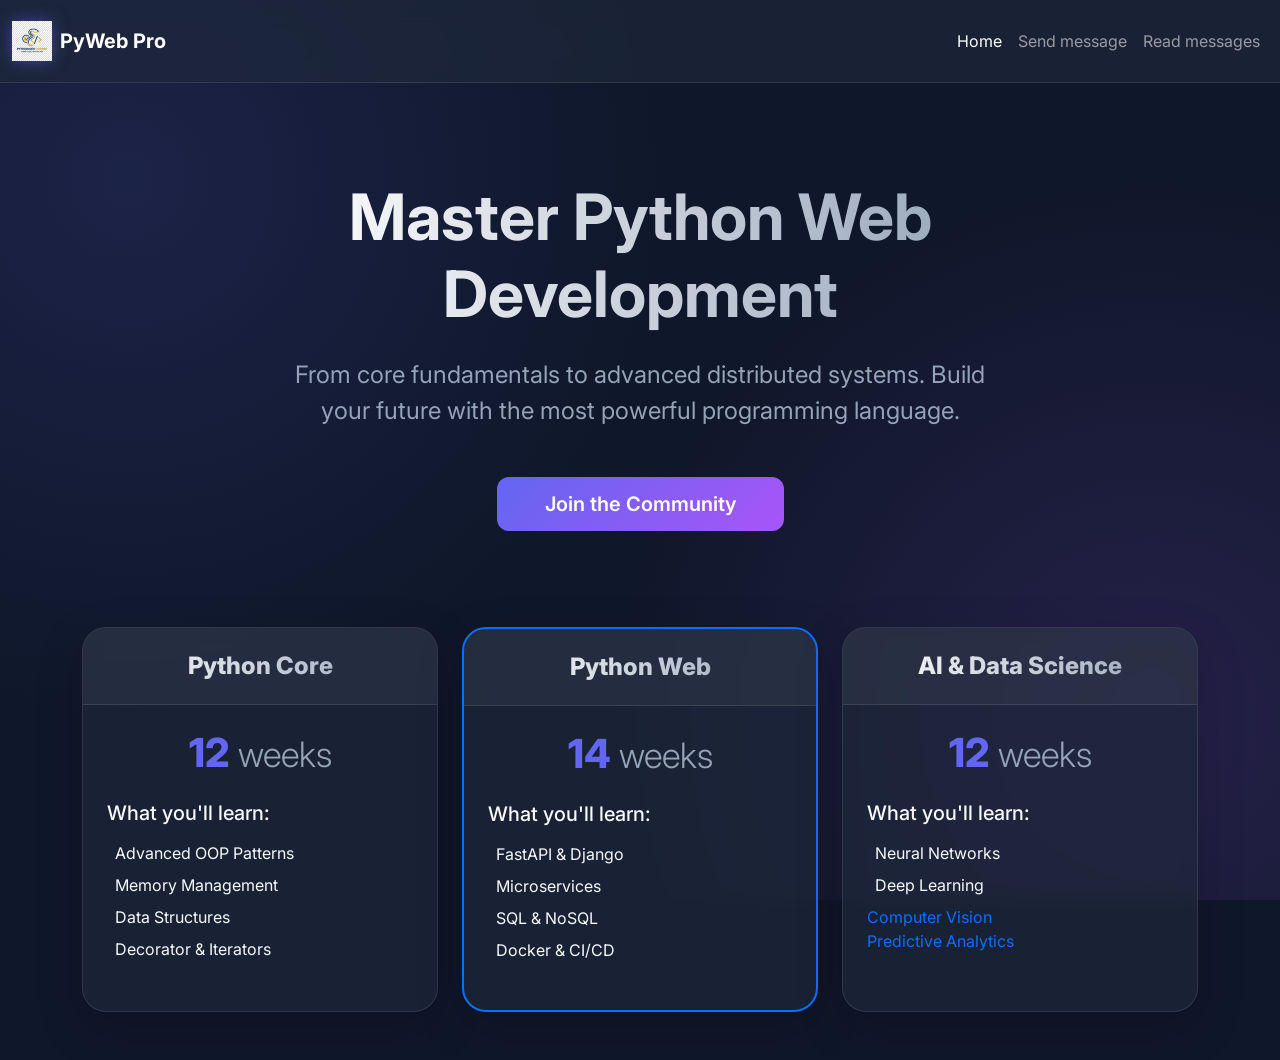
<file: index.html>
<!DOCTYPE html>
<html lang="en">
  <head>
    <meta charset="UTF-8" />
    <meta http-equiv="X-UA-Compatible" content="IE=edge" />
    <meta name="viewport" content="width=device-width, initial-scale=1.0" />
    <title>Python Courses</title>
    <!-- Fonts -->
    <link rel="preconnect" href="https://fonts.googleapis.com">
    <link rel="preconnect" href="https://fonts.gstatic.com" crossorigin>
    <link href="https://fonts.googleapis.com/css2?family=Inter:wght@400;600;800&display=swap" rel="stylesheet">
    <!-- CSS only -->
    <link
      href="https://cdn.jsdelivr.net/npm/bootstrap@5.2.2/dist/css/bootstrap.min.css"
      rel="stylesheet"
      integrity="sha384-Zenh87qX5JnK2Jl0vWa8Ck2rdkQ2Bzep5IDxbcnCeuOxjzrPF/et3URy9Bv1WTRi"
      crossorigin="anonymous"
    />
    <link rel="stylesheet" href="/style.css" />
  </head>
  <body>
    <header>
      <nav
        class="navbar navbar-expand navbar-dark bg-dark sticky-top"
        aria-label="Second navbar example"
      >
        <div class="container-fluid">
          <a class="navbar-brand d-flex align-items-center" href="/">
            <img src="/logo.png" alt="logo" class="me-2" />
            <span class="fw-bold text-white">PyWeb Pro</span>
          </a>
          <div class="collapse navbar-collapse" id="navbarsExample02">
            <ul class="navbar-nav ms-auto">
              <li class="nav-item">
                <a class="nav-link active" aria-current="page" href="/">Home</a>
              </li>
              <li class="nav-item">
                <a class="nav-link" href="/message.html">Send message</a>
              </li>
              <li class="nav-item">
                <a class="nav-link" href="/read">Read messages</a>
              </li>
            </ul>
          </div>
        </div>
      </nav>

      <div class="container py-5 text-center">
        <div class="row py-lg-5">
          <div class="col-lg-8 col-md-10 mx-auto">
            <h1 class="display-3 fw-bold mb-4">Master Python Web Development</h1>
            <p class="fs-4 text-muted mb-5">
              From core fundamentals to advanced distributed systems. Build your future with the most powerful programming language.
            </p>
            <div class="d-grid gap-2 d-sm-flex justify-content-sm-center">
              <a href="/message.html" class="btn btn-primary btn-lg px-5">Join the Community</a>
            </div>
          </div>
        </div>
      </div>
    </header>
    <main class="container mb-5">
      <div class="row row-cols-1 row-cols-md-3 g-4">
        <div class="col">
          <div class="card h-100 shadow-lg">
            <div class="card-header py-4 text-center">
              <h4 class="my-0">Python Core</h4>
            </div>
            <div class="card-body p-4">
              <h1 class="card-title pricing-card-title text-center mb-4">
                12 <small class="text-muted fw-light">weeks</small>
              </h1>
              <h5 class="mb-3">What you'll learn:</h5>
              <ul class="list-unstyled mb-4">
                <li class="mb-2"><i class="bi bi-check2 text-primary me-2"></i>Advanced OOP Patterns</li>
                <li class="mb-2"><i class="bi bi-check2 text-primary me-2"></i>Memory Management</li>
                <li class="mb-2"><i class="bi bi-check2 text-primary me-2"></i>Data Structures</li>
                <li class="mb-2"><i class="bi bi-check2 text-primary me-2"></i>Decorator & Iterators</li>
              </ul>
            </div>
          </div>
        </div>
        <div class="col">
          <div class="card h-100 shadow-lg border-primary" style="border-width: 2px;">
            <div class="card-header py-4 text-center">
              <h4 class="my-0">Python Web</h4>
            </div>
            <div class="card-body p-4">
              <h1 class="card-title pricing-card-title text-center mb-4">
                14 <small class="text-muted fw-light">weeks</small>
              </h1>
              <h5 class="mb-3">What you'll learn:</h5>
              <ul class="list-unstyled mb-4">
                <li class="mb-2"><i class="bi bi-check2 text-primary me-2"></i>FastAPI & Django</li>
                <li class="mb-2"><i class="bi bi-check2 text-primary me-2"></i>Microservices</li>
                <li class="mb-2"><i class="bi bi-check2 text-primary me-2"></i>SQL & NoSQL</li>
                <li class="mb-2"><i class="bi bi-check2 text-primary me-2"></i>Docker & CI/CD</li>
              </ul>
            </div>
          </div>
        </div>
        <div class="col">
          <div class="card h-100 shadow-lg">
            <div class="card-header py-4 text-center">
              <h4 class="my-0">AI & Data Science</h4>
            </div>
            <div class="card-body p-4">
              <h1 class="card-title pricing-card-title text-center mb-4">
                12 <small class="text-muted fw-light">weeks</small>
              </h1>
              <h5 class="mb-3">What you'll learn:</h5>
              <ul class="list-unstyled mb-4">
                <li class="mb-2"><i class="bi bi-check2 text-primary me-2"></i>Neural Networks</li>
                <li class="mb-2"><i class="bi bi-check2 text-primary me-2"></i>Deep Learning</li>
                <li class="bi bi-check2 text-primary me-2"></i>Computer Vision</li>
                <li class="bi bi-check2 text-primary me-2"></i>Predictive Analytics</li>
              </ul>
            </div>
          </div>
        </div>
      </div>
    </main>
  </body>
</html>
</file>
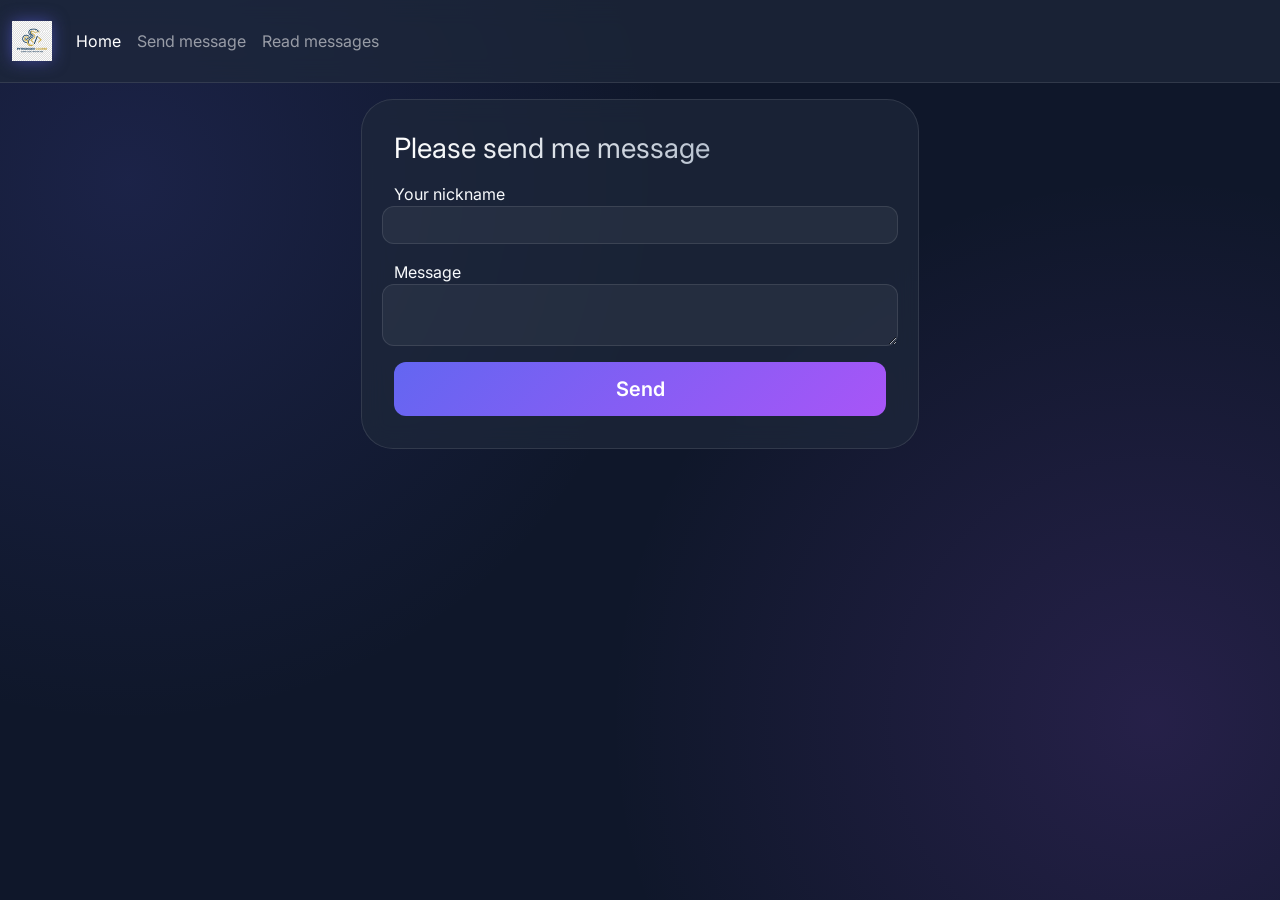
<file: message.html>
<!DOCTYPE html>
<html lang="en">
  <head>
    <meta charset="UTF-8" />
    <meta http-equiv="X-UA-Compatible" content="IE=edge" />
    <meta name="viewport" content="width=device-width, initial-scale=1.0" />
    <title>Send Message</title>
    <!-- Fonts -->
    <link rel="preconnect" href="https://fonts.googleapis.com">
    <link rel="preconnect" href="https://fonts.gstatic.com" crossorigin>
    <link href="https://fonts.googleapis.com/css2?family=Inter:wght@400;600;800&display=swap" rel="stylesheet">
    <link
      href="https://cdn.jsdelivr.net/npm/bootstrap@5.2.2/dist/css/bootstrap.min.css"
      rel="stylesheet"
      integrity="sha384-Zenh87qX5JnK2Jl0vWa8Ck2rdkQ2Bzep5IDxbcnCeuOxjzrPF/et3URy9Bv1WTRi"
      crossorigin="anonymous"
    />
    <link rel="stylesheet" href="/style.css" />
  </head>
  <body>
    <header>
      <nav
        class="navbar navbar-expand navbar-dark bg-dark"
        aria-label="Second navbar example"
      >
        <div class="container-fluid">
          <a class="navbar-brand" href="/">
            <img src="/logo.png" alt="logo" />
          </a>
          <div class="collapse navbar-collapse" id="navbarsExample02">
            <ul class="navbar-nav me-auto">
              <li class="nav-item">
                <a class="nav-link active" aria-current="page" href="/">Home</a>
              </li>
              <li class="nav-item">
                <a class="nav-link" href="#">Send message</a>
              </li>
              <li class="nav-item">
                <a class="nav-link" href="/read">Read messages</a>
              </li>
            </ul>
          </div>
        </div>
      </nav>
    </header>
    <div class="container mt-3">
      <main class="form-signin w-50 m-auto">
        <form action="/message" method="POST">
          <h1 class="h3 mb-3 fw-normal">Please send me message</h1>

          <div class="row mb-3">
            <label for="floatingInput">Your nickname</label>
            <input
              type="text"
              class="form-control"
              id="floatingInput"
              name="username"
            />
          </div>

          <div class="row mb-3 h-100">
            <label for="floatingTextarea">Message</label>
            <textarea
              class="form-control"
              id="floatingTextarea"
              name="message"
            ></textarea>
          </div>

          <button class="w-100 btn btn-lg btn-primary" type="submit">
            Send
          </button>
        </form>
      </main>
    </div>
  </body>
</html>
</file>
<file: style.css>
:root {
  --primary: #6366f1;
  --secondary: #a855f7;
  --background: #0f172a;
  --surface: rgba(30, 41, 59, 0.7);
  --text: #f8fafc;
  --glass: rgba(255, 255, 255, 0.05);
  --glass-border: rgba(255, 255, 255, 0.1);
  --spacing: 1.5rem;
}

body {
  background-color: var(--background);
  color: var(--text);
  font-family: 'Inter', system-ui, -apple-system, sans-serif;
  min-height: 100vh;
  background-image: 
    radial-gradient(circle at 10% 20%, rgba(99, 102, 241, 0.15) 0%, transparent 40%),
    radial-gradient(circle at 90% 80%, rgba(168, 85, 247, 0.15) 0%, transparent 40%);
  background-attachment: fixed;
}

.navbar {
  background: var(--surface) !important;
  backdrop-filter: blur(12px);
  border-bottom: 1px solid var(--glass-border);
  padding: 1rem 0;
}

.navbar-brand img {
  height: 40px;
  filter: drop-shadow(0 0 8px rgba(99, 102, 241, 0.5));
}

.card {
  background: var(--surface);
  backdrop-filter: blur(8px);
  border: 1px solid var(--glass-border);
  border-radius: 1.5rem;
  transition: transform 0.3s ease, box-shadow 0.3s ease;
  overflow: hidden;
  color: var(--text);
}

.card:hover {
  transform: translateY(-8px);
  box-shadow: 0 20px 40px rgba(0, 0, 0, 0.4);
  background: rgba(45, 55, 72, 0.8);
}

.card-header {
  background: var(--glass);
  border-bottom: 1px solid var(--glass-border);
}

.btn-primary {
  background: linear-gradient(135deg, var(--primary), var(--secondary));
  border: none;
  border-radius: 0.75rem;
  padding: 0.75rem 1.5rem;
  font-weight: 600;
  transition: all 0.3s ease;
}

.btn-primary:hover {
  opacity: 0.9;
  transform: scale(1.05);
  box-shadow: 0 0 20px rgba(99, 102, 241, 0.4);
}

.form-control {
  background: var(--glass);
  border: 1px solid var(--glass-border);
  color: var(--text) !important;
  border-radius: 0.75rem;
}

.form-control:focus {
  background: rgba(255, 255, 255, 0.1);
  border-color: var(--primary);
  box-shadow: 0 0 0 4px rgba(99, 102, 241, 0.2);
}

.form-control::placeholder {
  color: rgba(248, 250, 252, 0.5);
}

h1, h4 {
  background: linear-gradient(to right, #fff, #94a3b8);
  -webkit-background-clip: text;
  background-clip: text;
  -webkit-text-fill-color: transparent;
  font-weight: 800;
}

.pricing-card-title {
  -webkit-text-fill-color: initial !important;
  background: none !important;
  color: var(--primary);
}

.text-muted {
  color: #94a3b8 !important;
}

.form-signin {
  max-width: 600px;
  background: var(--surface);
  padding: 2rem;
  border-radius: 2rem;
  border: 1px solid var(--glass-border);
  backdrop-filter: blur(12px);
}
</file>
